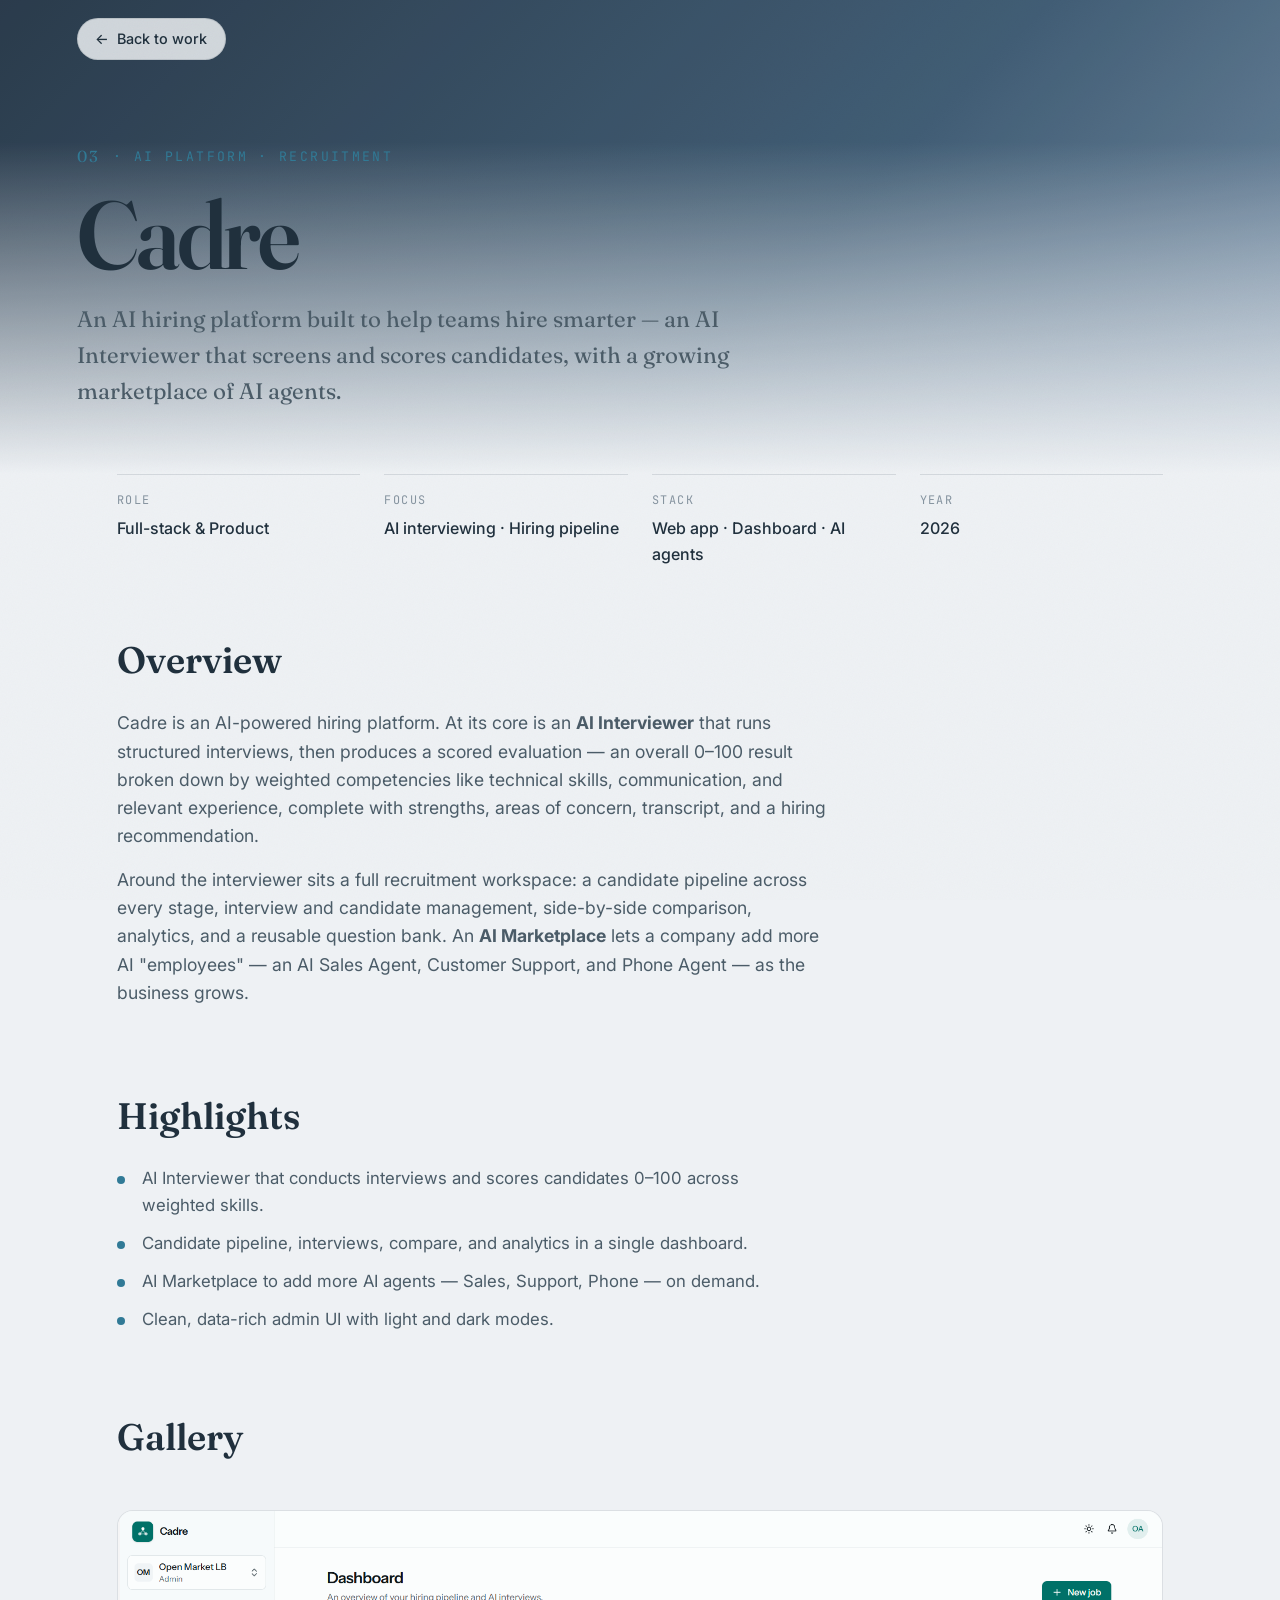
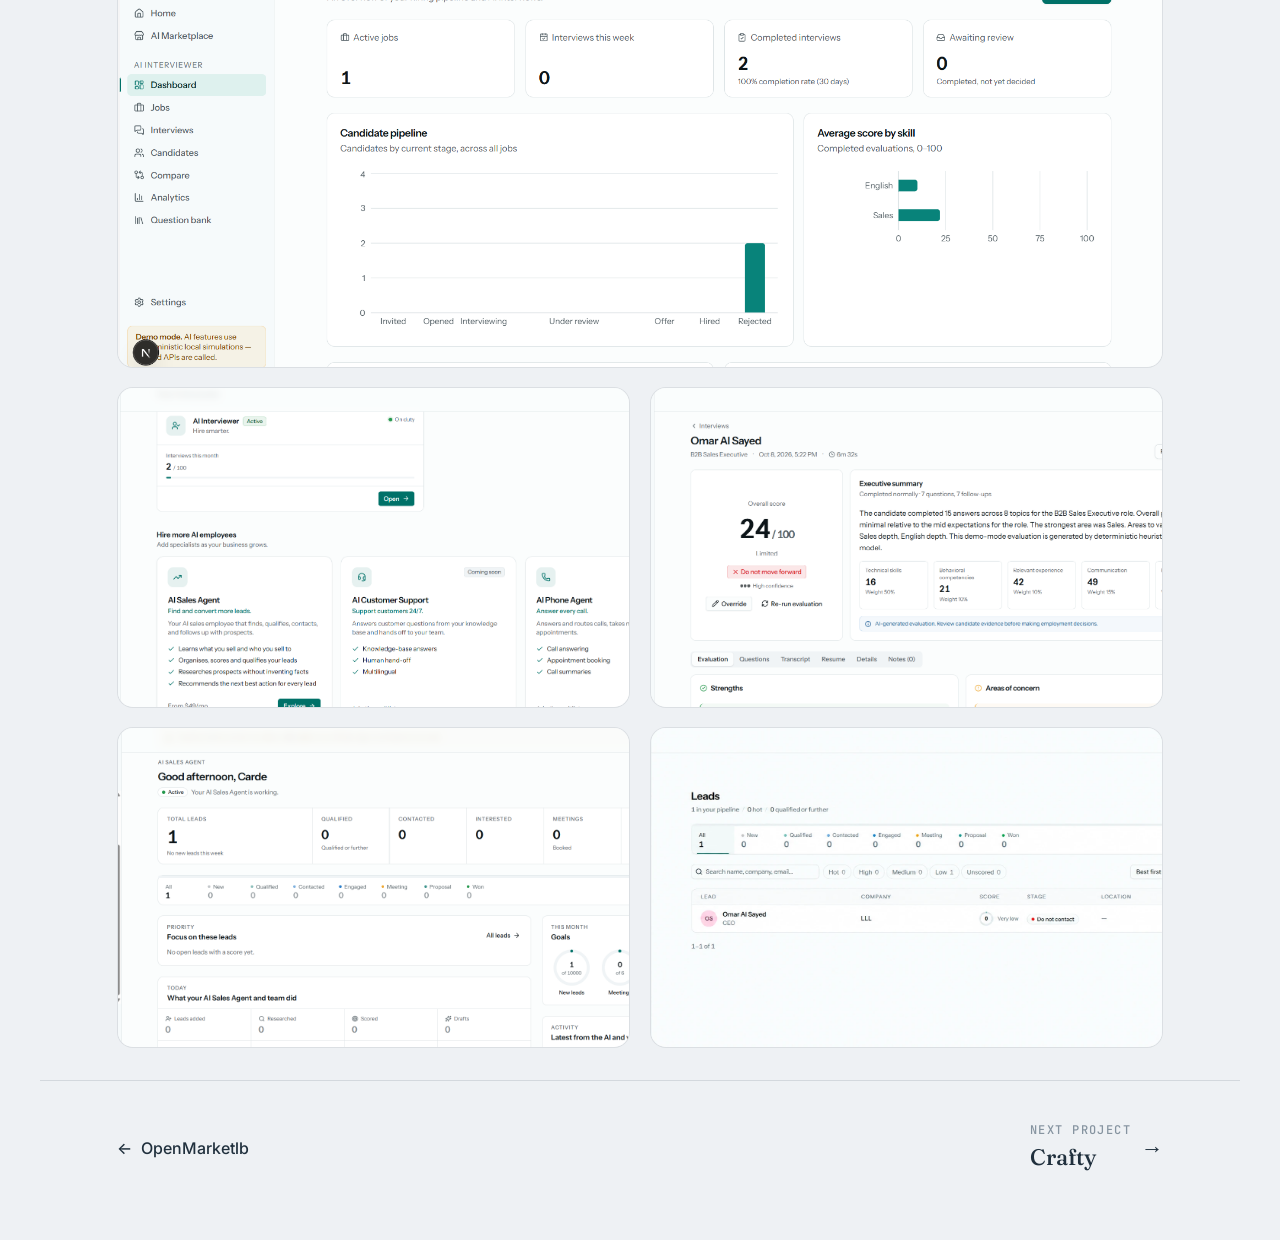
<file: projects/cadre.html>
<!DOCTYPE html>
<html lang="en" data-theme="light">
<head>
<meta charset="UTF-8" />
<meta name="viewport" content="width=device-width, initial-scale=1.0" />
<title>Cadre — Omar Al Sayed</title>
<meta name="description" content="Cadre — an AI hiring platform with an AI Interviewer that screens and scores candidates, plus a marketplace of AI agents." />
<link rel="preconnect" href="https://fonts.googleapis.com" />
<link rel="preconnect" href="https://fonts.gstatic.com" crossorigin />
<link href="https://fonts.googleapis.com/css2?family=Fraunces:opsz,wght@9..144,400;9..144,500;9..144,600;9..144,700&family=Inter:wght@400;500;600&family=JetBrains+Mono:wght@400;500&display=swap" rel="stylesheet" />
<link rel="stylesheet" href="../assets/css/style.css?v=6" />
</head>
<body>
<div class="grain" aria-hidden="true"></div>
<div class="scroll-progress" aria-hidden="true"></div>

<a href="../index.html#work" class="p-back"><span class="arrow">←</span> Back to work</a>

<main>
  <header class="p-hero">
    <div class="p-hero__bg card__media--forest" aria-hidden="true"></div>
    <div class="p-hero__inner">
      <p class="p-kicker reveal" data-reveal><span class="n">03</span> · AI Platform · Recruitment</p>
      <h1 class="p-title reveal" data-reveal data-delay="2">Cadre</h1>
      <p class="p-sub reveal" data-reveal data-delay="3">An AI hiring platform built to help teams hire smarter — an AI Interviewer that screens and scores candidates, with a growing marketplace of AI agents.</p>
    </div>
  </header>

  <dl class="p-meta reveal" data-reveal>
    <div><dt>Role</dt><dd>Full-stack &amp; Product</dd></div>
    <div><dt>Focus</dt><dd>AI interviewing · Hiring pipeline</dd></div>
    <div><dt>Stack</dt><dd>Web app · Dashboard · AI agents</dd></div>
    <div><dt>Year</dt><dd>2026</dd></div>
  </dl>

  <section class="p-section reveal" data-reveal>
    <h2>Overview</h2>
    <p>Cadre is an AI-powered hiring platform. At its core is an <strong>AI Interviewer</strong> that runs structured interviews, then produces a scored evaluation — an overall 0–100 result broken down by weighted competencies like technical skills, communication, and relevant experience, complete with strengths, areas of concern, transcript, and a hiring recommendation.</p>
    <p>Around the interviewer sits a full recruitment workspace: a candidate pipeline across every stage, interview and candidate management, side-by-side comparison, analytics, and a reusable question bank. An <strong>AI Marketplace</strong> lets a company add more AI "employees" — an AI Sales Agent, Customer Support, and Phone Agent — as the business grows.</p>
  </section>

  <section class="p-section reveal" data-reveal>
    <h2>Highlights</h2>
    <ul>
      <li>AI Interviewer that conducts interviews and scores candidates 0–100 across weighted skills.</li>
      <li>Candidate pipeline, interviews, compare, and analytics in a single dashboard.</li>
      <li>AI Marketplace to add more AI agents — Sales, Support, Phone — on demand.</li>
      <li>Clean, data-rich admin UI with light and dark modes.</li>
    </ul>
  </section>

  <section class="p-section" style="padding-bottom:1.5rem;">
    <h2 class="reveal" data-reveal>Gallery</h2>
  </section>
  <div class="gallery gallery--screens">
    <figure class="shot shot--hero reveal" data-reveal>
      <img src="../assets/img/projects/cadre-1.png" alt="Cadre hiring dashboard with pipeline and interview stats" loading="lazy" onerror="this.remove()" />
      <figcaption class="shot__ph"><svg viewBox="0 0 24 24" fill="none" stroke="currentColor" stroke-width="1.5"><rect x="3" y="3" width="18" height="18" rx="3"/><circle cx="8.5" cy="9" r="1.5"/><path d="M21 15l-5-5L5 21"/></svg>Dashboard</figcaption>
    </figure>
    <figure class="shot reveal" data-reveal>
      <img src="../assets/img/projects/cadre-2.png" alt="Cadre home with the AI Interviewer and AI employee marketplace" loading="lazy" onerror="this.remove()" />
      <figcaption class="shot__ph"><svg viewBox="0 0 24 24" fill="none" stroke="currentColor" stroke-width="1.5"><rect x="3" y="3" width="18" height="18" rx="3"/><circle cx="8.5" cy="9" r="1.5"/><path d="M21 15l-5-5L5 21"/></svg>Home</figcaption>
    </figure>
    <figure class="shot reveal" data-reveal data-delay="2">
      <img src="../assets/img/projects/cadre-3.png" alt="Cadre AI interview evaluation with overall score and competency breakdown" loading="lazy" onerror="this.remove()" />
      <figcaption class="shot__ph"><svg viewBox="0 0 24 24" fill="none" stroke="currentColor" stroke-width="1.5"><rect x="3" y="3" width="18" height="18" rx="3"/><circle cx="8.5" cy="9" r="1.5"/><path d="M21 15l-5-5L5 21"/></svg>AI evaluation</figcaption>
    </figure>
    <figure class="shot reveal" data-reveal>
      <img src="../assets/img/projects/cadre-4.png" alt="Cadre AI Sales Agent dashboard with leads and goals" loading="lazy" onerror="this.remove()" />
      <figcaption class="shot__ph"><svg viewBox="0 0 24 24" fill="none" stroke="currentColor" stroke-width="1.5"><rect x="3" y="3" width="18" height="18" rx="3"/><circle cx="8.5" cy="9" r="1.5"/><path d="M21 15l-5-5L5 21"/></svg>AI Sales Agent</figcaption>
    </figure>
    <figure class="shot reveal" data-reveal data-delay="2">
      <img src="../assets/img/projects/cadre-5.webp" alt="Cadre leads list with scoring and pipeline stages" loading="lazy" onerror="this.remove()" />
      <figcaption class="shot__ph"><svg viewBox="0 0 24 24" fill="none" stroke="currentColor" stroke-width="1.5"><rect x="3" y="3" width="18" height="18" rx="3"/><circle cx="8.5" cy="9" r="1.5"/><path d="M21 15l-5-5L5 21"/></svg>Leads</figcaption>
    </figure>
  </div>

  <nav class="p-nav">
    <a href="openmarketlb.html"><span class="arrow">←</span> OpenMarketlb</a>
    <a href="crafty.html" class="next"><span><span class="label">Next project</span>Crafty</span> <span class="arrow">→</span></a>
  </nav>
</main>
<script src="../assets/js/main.js?v=6"></script>
</body>
</html>
</file>
<file: assets/css/style.css>
/* ============================================================
   OMAR AL SAYED — Portfolio
   Theme: "Ink & Amber" — warm paper, deep ink, burnt-amber accent
   ============================================================ */

/* ---------- Tokens ---------- */
:root {
  --paper:      #eef1f4;   /* cool frost paper */
  --paper-2:    #e1e7ed;
  --ink:        #20303d;   /* slate */
  --ink-soft:   #4b5c68;
  --ink-faint:  #8694a0;
  --amber:      #317a96;   /* teal-blue (accent) */
  --amber-deep: #255f76;
  --olive:      #6f8697;   /* steel (secondary) */
  --clay:       #3f6b84;   /* deep slate-blue (tertiary) */
  --line:       rgba(32, 48, 61, 0.13);
  --card-bg:    #f7f9fb;

  --serif: "Fraunces", Georgia, serif;
  --sans:  "Inter", system-ui, sans-serif;
  --mono:  "JetBrains Mono", ui-monospace, monospace;

  --ease: cubic-bezier(0.22, 1, 0.36, 1);
  --maxw: 1200px;
}

:root[data-theme="dark"] {
  --paper:      #0e171f;   /* deep slate-navy */
  --paper-2:    #16222c;
  --ink:        #e9eef2;
  --ink-soft:   #bcc9d2;
  --ink-faint:  #7f8e9a;
  --amber:      #5ea6c2;   /* teal-blue (lighter) */
  --amber-deep: #3b82a0;
  --olive:      #9fb3c0;   /* steel (lighter) */
  --clay:       #6fa0b8;
  --line:       rgba(233, 238, 242, 0.14);
  --card-bg:    #16222c;
}

/* ---------- Reset ---------- */
* { margin: 0; padding: 0; box-sizing: border-box; }
html { scroll-behavior: smooth; -webkit-text-size-adjust: 100%; }
body {
  font-family: var(--sans);
  background: var(--paper);
  color: var(--ink);
  line-height: 1.6;
  overflow-x: hidden;
  transition: background .5s var(--ease), color .5s var(--ease);
}
img { max-width: 100%; display: block; }
a { color: inherit; text-decoration: none; }
::selection { background: var(--amber); color: var(--paper); }

/* ---------- Grain overlay ---------- */
.grain {
  position: fixed; inset: 0; z-index: 9999; pointer-events: none;
  opacity: .035; mix-blend-mode: multiply;
  background-image: url("data:image/svg+xml,%3Csvg xmlns='http://www.w3.org/2000/svg' width='160' height='160'%3E%3Cfilter id='n'%3E%3CfeTurbulence type='fractalNoise' baseFrequency='0.8' numOctaves='3' stitchTiles='stitch'/%3E%3C/filter%3E%3Crect width='100%25' height='100%25' filter='url(%23n)'/%3E%3C/svg%3E");
}
:root[data-theme="dark"] .grain { mix-blend-mode: screen; opacity: .05; }

/* ---------- Scroll progress ---------- */
.scroll-progress {
  position: fixed; top: 0; left: 0; height: 3px; width: 0%;
  background: linear-gradient(90deg, var(--amber), var(--clay));
  z-index: 10000; transition: width .1s linear;
}

/* ---------- Layout helpers ---------- */
section { padding: clamp(5rem, 11vh, 9rem) clamp(1.3rem, 6vw, 6rem); position: relative; }
.section-head { margin-bottom: 3.5rem; }
.section-num {
  font-family: var(--mono); font-size: .8rem; color: var(--amber);
  letter-spacing: .25em; display: block; margin-bottom: .7rem;
}
.section-title {
  font-family: var(--serif); font-weight: 600;
  font-size: clamp(2.2rem, 6vw, 4rem); line-height: 1; letter-spacing: -0.02em;
}
.section-sub { color: var(--ink-soft); margin-top: .9rem; font-size: 1.05rem; max-width: 40ch; }

/* ---------- Nav ---------- */
.nav {
  position: fixed; top: 0; left: 0; right: 0; z-index: 900;
  display: flex; align-items: center; justify-content: space-between;
  padding: 1.1rem clamp(1.3rem, 6vw, 6rem);
  transition: background .4s var(--ease), padding .4s var(--ease), box-shadow .4s var(--ease);
}
.nav.is-stuck {
  background: color-mix(in srgb, var(--paper) 82%, transparent);
  backdrop-filter: blur(10px); padding-top: .7rem; padding-bottom: .7rem;
  box-shadow: 0 1px 0 var(--line);
}
.nav__brand { display: flex; align-items: center; gap: .6rem; font-weight: 600; }
.nav__mark {
  font-family: var(--serif); font-weight: 700; color: var(--paper);
  background: var(--ink); width: 2rem; height: 2rem; border-radius: 50%;
  display: grid; place-items: center; font-size: .85rem;
  transition: transform .5s var(--ease), background .4s var(--ease);
}
.nav__brand:hover .nav__mark { transform: rotate(-12deg) scale(1.08); background: var(--amber); }
.nav__name { font-size: .95rem; letter-spacing: .01em; }
.nav__links { display: flex; gap: 2rem; }
.nav__links a {
  font-size: .9rem; color: var(--ink-soft); position: relative; padding: .2rem 0;
  transition: color .3s var(--ease);
}
.nav__links a::after {
  content: ""; position: absolute; left: 0; bottom: -2px; height: 1.5px; width: 0;
  background: var(--amber); transition: width .35s var(--ease);
}
.nav__links a:hover { color: var(--ink); }
.nav__links a:hover::after { width: 100%; }

.theme-toggle {
  width: 2.6rem; height: 1.5rem; border-radius: 1rem; border: 1.5px solid var(--line);
  background: transparent; cursor: pointer; position: relative; padding: 0;
  transition: border-color .3s var(--ease);
}
.theme-toggle__dot {
  position: absolute; top: 50%; left: 3px; transform: translateY(-50%);
  width: 1rem; height: 1rem; border-radius: 50%; background: var(--amber);
  transition: left .4s var(--ease), background .4s var(--ease);
}
:root[data-theme="dark"] .theme-toggle__dot { left: calc(100% - 1rem - 3px); }

/* ---------- Hero ---------- */
.hero { min-height: 100vh; display: flex; flex-direction: column; justify-content: center; padding-top: 7rem; overflow: hidden; }
.hero__bg { position: absolute; inset: 0; z-index: 0; pointer-events: none; }
.hero__grid {
  position: absolute; inset: 0;
  background-image: linear-gradient(var(--line) 1px, transparent 1px),
                    linear-gradient(90deg, var(--line) 1px, transparent 1px);
  background-size: 64px 64px;
  mask-image: radial-gradient(circle at 70% 30%, #000 0%, transparent 65%);
  -webkit-mask-image: radial-gradient(circle at 70% 30%, #000 0%, transparent 65%);
  opacity: .5;
}
.blob { position: absolute; border-radius: 50%; filter: blur(70px); opacity: .5; }
.blob--1 { width: 34vw; height: 34vw; background: var(--amber); top: -6vw; right: 6vw; animation: drift 18s var(--ease) infinite alternate; }
.blob--2 { width: 26vw; height: 26vw; background: var(--olive); bottom: -8vw; left: -4vw; animation: drift 22s var(--ease) infinite alternate-reverse; opacity: .35; }
@keyframes drift { to { transform: translate(-6%, 8%) scale(1.15); } }

.hero__inner {
  position: relative; z-index: 2; width: 100%; max-width: var(--maxw); margin: 0 auto;
  display: grid; grid-template-columns: 1.3fr .7fr; gap: 3rem; align-items: center;
}
.eyebrow { font-family: var(--mono); font-size: .8rem; letter-spacing: .15em; color: var(--ink-soft); text-transform: uppercase; display: flex; align-items: center; gap: .8rem; margin-bottom: 1.6rem; }
.eyebrow__line { width: 2.5rem; height: 1px; background: var(--amber); display: inline-block; }

.hero__title { font-family: var(--serif); font-weight: 600; font-size: clamp(3.4rem, 13vw, 9rem); line-height: .92; letter-spacing: -0.035em; }
.hero__title .line { display: block; overflow: hidden; }
.hero__title .line span { display: block; transform: translateY(110%); animation: riseUp 1s var(--ease) forwards; }
.hero__title .line:nth-child(2) span { animation-delay: .12s; color: var(--amber); font-style: italic; }
@keyframes riseUp { to { transform: translateY(0); } }

.hero__role { font-size: clamp(1.05rem, 2.3vw, 1.4rem); margin-top: 1.4rem; font-weight: 500; }
.hero__role em { color: var(--ink-soft); font-family: var(--serif); font-style: italic; font-weight: 400; }
.hero__role-sep { color: var(--amber); margin: 0 .5rem; }
.hero__lede { margin-top: 1.4rem; max-width: 46ch; color: var(--ink-soft); font-size: 1.05rem; }

.hero__cta { display: flex; gap: 1rem; margin-top: 2.2rem; flex-wrap: wrap; }
.btn { display: inline-flex; align-items: center; gap: .6rem; padding: .85rem 1.5rem; border-radius: 100px; font-weight: 500; font-size: .95rem; transition: transform .35s var(--ease), background .35s var(--ease), color .35s var(--ease), box-shadow .35s var(--ease); }
.btn svg { transition: transform .35s var(--ease); }
.btn--solid { background: var(--ink); color: var(--paper); }
.btn--solid:hover { background: var(--amber); transform: translateY(-3px); box-shadow: 0 12px 30px -10px var(--amber); }
.btn--solid:hover svg { transform: translateX(4px); }
.btn--ghost { border: 1.5px solid var(--line); }
.btn--ghost:hover { border-color: var(--amber); color: var(--amber); transform: translateY(-3px); }

/* Portrait */
.hero__portrait { position: relative; justify-self: center; }
.portrait__frame {
  position: relative; width: clamp(220px, 26vw, 320px); aspect-ratio: 4 / 5;
  border-radius: 50% 50% 48% 52% / 55% 55% 45% 45%;
  overflow: hidden; transform: rotate(3deg);
  box-shadow: 0 30px 60px -25px rgba(29,26,22,.5);
  transition: transform .5s var(--ease);
  will-change: transform;
}
.portrait__frame img { width: 100%; height: 100%; object-fit: cover; object-position: center top; filter: saturate(1.03) contrast(1.02); }
.portrait__ring {
  position: absolute; inset: -14px; border: 1.5px solid var(--amber);
  border-radius: inherit; animation: spinRing 26s linear infinite; opacity: .55;
}
@keyframes spinRing { to { transform: rotate(360deg); } }
.portrait__tag {
  position: absolute; bottom: -1rem; left: 50%; transform: translateX(-50%);
  background: var(--card-bg); border: 1px solid var(--line);
  padding: .5rem 1rem; border-radius: 100px; font-size: .78rem; font-family: var(--mono);
  white-space: nowrap; display: flex; align-items: center; gap: .5rem;
  box-shadow: 0 10px 25px -15px rgba(0,0,0,.4);
}
.portrait__tag .dot { width: .5rem; height: .5rem; border-radius: 50%; background: var(--olive); box-shadow: 0 0 0 0 var(--olive); animation: pulse 2.2s infinite; }
@keyframes pulse { 0% { box-shadow: 0 0 0 0 color-mix(in srgb, var(--olive) 60%, transparent); } 70% { box-shadow: 0 0 0 8px transparent; } 100% { box-shadow: 0 0 0 0 transparent; } }

/* Marquee */
.hero__marquee { position: relative; z-index: 2; margin-top: clamp(3rem, 7vh, 5rem); border-top: 1px solid var(--line); border-bottom: 1px solid var(--line); padding: .9rem 0; overflow: hidden; -webkit-mask-image: linear-gradient(90deg, transparent, #000 8%, #000 92%, transparent); mask-image: linear-gradient(90deg, transparent, #000 8%, #000 92%, transparent); }
.marquee__track { display: inline-flex; gap: 1.6rem; white-space: nowrap; font-family: var(--mono); font-size: 1rem; color: var(--ink-soft); animation: scrollX 32s linear infinite; }
.marquee__track span:nth-child(2n) { color: var(--amber); }
@keyframes scrollX { to { transform: translateX(-50%); } }
.hero__marquee:hover .marquee__track { animation-play-state: paused; }

/* ---------- About ---------- */
.about__grid { display: grid; grid-template-columns: 1.1fr 1fr; gap: clamp(2rem, 6vw, 5rem); align-items: start; }
.about__lead p { font-size: clamp(1.15rem, 2.4vw, 1.5rem); font-family: var(--serif); font-weight: 400; line-height: 1.5; margin-bottom: 1.2rem; }
.about__lead strong { color: var(--amber); font-weight: 600; }
.about__lead em { font-style: italic; color: var(--ink-soft); }
.about__skills { display: grid; grid-template-columns: 1fr 1fr; gap: 1.8rem 2rem; padding-top: .5rem; }
.skill-col h3 { font-family: var(--mono); font-size: .78rem; text-transform: uppercase; letter-spacing: .12em; color: var(--amber); margin-bottom: .5rem; }
.skill-col p { color: var(--ink-soft); font-size: .98rem; line-height: 1.7; }

.stats { list-style: none; display: grid; grid-template-columns: repeat(4, 1fr); gap: 1.5rem; margin-top: 4.5rem; padding-top: 2.5rem; border-top: 1px solid var(--line); }
.stat__num { font-family: var(--serif); font-size: clamp(2.4rem, 6vw, 3.6rem); font-weight: 600; line-height: 1; color: var(--ink); display: block; }
.stat__num::after { content: "+"; color: var(--amber); }
.stats li:nth-child(3) .stat__num::after, .stats li:nth-child(4) .stat__num::after { content: ""; }
.stat__label { color: var(--ink-faint); font-size: .85rem; margin-top: .5rem; display: block; }

/* ---------- Work / Cards ---------- */
.cards { display: grid; grid-template-columns: repeat(3, 1fr); gap: 1.4rem; max-width: var(--maxw); margin-inline: auto; }
.card {
  position: relative; background: var(--card-bg); border: 1px solid var(--line);
  border-radius: 22px; overflow: hidden; transform-style: preserve-3d;
  transition: transform .5s var(--ease), box-shadow .5s var(--ease), border-color .5s var(--ease);
  will-change: transform;
}
.card:hover { box-shadow: 0 40px 70px -35px rgba(29,26,22,.5); border-color: transparent; }
.card__media { position: relative; aspect-ratio: 16 / 9; overflow: hidden; display: grid; place-items: center; }
.card__media--ocean  { background: linear-gradient(135deg, #1e5367, #3b82a0 60%, #7cb6c9); } /* teal */
.card__media--sun    { background: linear-gradient(135deg, #2a4a6a, #4f7aa0 60%, #9ab6cf); } /* steel-blue */
.card__media--forest { background: linear-gradient(135deg, #16283a, #2f4e68 60%, #6a85a0); } /* navy-slate */
.card__media--clay   { background: linear-gradient(135deg, #244a4a, #3f7a78 60%, #86b3af); } /* slate-cyan */
.card__media::before {
  content: ""; position: absolute; inset: 0;
  background-image: radial-gradient(circle at 1px 1px, rgba(255,255,255,.22) 1px, transparent 0);
  background-size: 22px 22px; opacity: .5;
}
.card__img { position: absolute; inset: 0; width: 100%; height: 100%; object-fit: cover; object-position: top; z-index: 2; }
.card__glyph { position: relative; z-index: 1; font-family: var(--serif); font-size: clamp(3rem, 7vw, 4.6rem); font-weight: 700; color: rgba(255,255,255,.9); transition: transform .6s var(--ease); }
.card:hover .card__glyph { transform: scale(1.12) rotate(-4deg); }
.card__body { padding: 1.3rem 1.4rem 1.5rem; transform: translateZ(30px); }
.card__title { font-family: var(--serif); font-size: 1.28rem; font-weight: 600; letter-spacing: -0.01em; margin-bottom: .5rem; }
.card__desc { color: var(--ink-soft); font-size: .9rem; margin-bottom: .85rem; }
.card__tags { font-family: var(--mono); font-size: .72rem; color: var(--ink-faint); letter-spacing: .03em; display: block; margin-bottom: .95rem; }
.card__go { display: inline-flex; align-items: center; gap: .5rem; font-weight: 500; font-size: .92rem; color: var(--amber); }
.card__go .arrow { transition: transform .35s var(--ease); display: inline-block; }
.card:hover .card__go .arrow { transform: translateX(6px); }

/* ---------- Timeline ---------- */
.timeline { list-style: none; max-width: 820px; position: relative; margin-left: .5rem; }
.timeline::before { content: ""; position: absolute; left: 7.5rem; top: .4rem; bottom: .4rem; width: 1.5px; background: var(--line); }
.tl { display: grid; grid-template-columns: 7.5rem 1fr; gap: 2rem; padding: 1.3rem 0; position: relative; }
.tl__when { font-family: var(--mono); font-size: .82rem; color: var(--ink-faint); padding-top: .25rem; text-align: right; }
.tl__body { position: relative; padding-left: 1.7rem; }
.tl__body::before { content: ""; position: absolute; left: -0.45rem; top: .5rem; width: .8rem; height: .8rem; border-radius: 50%; background: var(--paper); border: 2px solid var(--amber); transition: background .3s var(--ease), transform .3s var(--ease); }
.tl:hover .tl__body::before { background: var(--amber); transform: scale(1.25); }
.tl__body h3 { font-family: var(--serif); font-size: 1.25rem; font-weight: 600; }
.tl__where { color: var(--amber); font-size: .9rem; margin: .2rem 0 .5rem; }
.tl__note { color: var(--ink-soft); font-size: .96rem; }

/* ---------- Contact ---------- */
.contact { background: var(--paper-2); }
.contact__inner { max-width: var(--maxw); margin-inline: auto; }
.contact__title { font-family: var(--serif); font-weight: 600; font-size: clamp(2.6rem, 9vw, 6rem); line-height: .98; letter-spacing: -0.03em; margin: .5rem 0 1.5rem; }
.contact__lede { color: var(--ink-soft); max-width: 44ch; font-size: 1.1rem; margin-bottom: 3rem; }
.contact__links { display: grid; grid-template-columns: repeat(auto-fit, minmax(220px, 1fr)); gap: 1.2rem; border-top: 1px solid var(--line); }
.contact__link { padding: 1.6rem 0; border-bottom: 1px solid var(--line); display: flex; flex-direction: column; gap: .4rem; transition: padding-left .4s var(--ease), color .3s var(--ease); position: relative; }
a.contact__link:hover { padding-left: 1rem; color: var(--amber); }
.contact__k { font-family: var(--mono); font-size: .76rem; text-transform: uppercase; letter-spacing: .14em; color: var(--ink-faint); }
.contact__v { font-size: 1.15rem; font-weight: 500; }

/* ---------- Footer ---------- */
.footer { display: flex; flex-wrap: wrap; gap: 1rem; justify-content: space-between; padding: 2.2rem clamp(1.3rem, 6vw, 6rem); border-top: 1px solid var(--line); font-size: .85rem; color: var(--ink-faint); font-family: var(--mono); }

/* ---------- Reveal animations ---------- */
[data-reveal] { opacity: 0; transform: translateY(26px); transition: opacity .9s var(--ease), transform .9s var(--ease); }
[data-reveal].in { opacity: 1; transform: none; }
[data-reveal][data-delay="2"] { transition-delay: .1s; }
[data-reveal][data-delay="3"] { transition-delay: .2s; }
[data-reveal][data-delay="4"] { transition-delay: .3s; }

/* ---------- Responsive ---------- */
@media (max-width: 900px) {
  .hero__inner { grid-template-columns: 1fr; gap: 2.5rem; }
  .hero__portrait { order: -1; justify-self: start; }
  .portrait__frame { width: clamp(180px, 46vw, 240px); }
  .about__grid { grid-template-columns: 1fr; gap: 2.5rem; }
  .cards { grid-template-columns: repeat(2, 1fr); }
  .stats { grid-template-columns: repeat(2, 1fr); gap: 2rem 1rem; }
  .nav__links { display: none; }
}
@media (max-width: 560px) {
  .cards { grid-template-columns: 1fr; }
  .about__skills { grid-template-columns: 1fr; }
  .timeline::before { left: 0; }
  .tl { grid-template-columns: 1fr; gap: .4rem; }
  .tl__when { text-align: left; }
  .tl__body { padding-left: 1.3rem; }
  .timeline::before { left: .4rem; }
  .footer { flex-direction: column; gap: .4rem; }
}

/* ============================================================
   PROJECT DETAIL PAGES
   ============================================================ */
.p-back {
  position: fixed; top: 1.1rem; left: clamp(1.3rem, 6vw, 6rem); z-index: 950;
  display: inline-flex; align-items: center; gap: .5rem; font-size: .9rem; font-weight: 500;
  background: color-mix(in srgb, var(--paper) 85%, transparent); backdrop-filter: blur(10px);
  padding: .55rem 1.1rem; border-radius: 100px; border: 1px solid var(--line);
  transition: transform .35s var(--ease), color .3s var(--ease);
}
.p-back:hover { color: var(--amber); transform: translateX(-4px); }
.p-back .arrow { transition: transform .35s var(--ease); }
.p-back:hover .arrow { transform: translateX(-4px); }

.p-hero { padding: 9rem clamp(1.3rem, 6vw, 6rem) 4rem; position: relative; overflow: hidden; }
.p-hero__bg { position: absolute; inset: 0; z-index: 0; opacity: .9; }
.p-hero__bg::after { content: ""; position: absolute; inset: 0; background: linear-gradient(to bottom, transparent 30%, var(--paper) 100%); }
.p-hero__inner { position: relative; z-index: 2; max-width: var(--maxw); margin-inline: auto; }
.p-kicker { font-family: var(--mono); font-size: .82rem; letter-spacing: .18em; text-transform: uppercase; color: var(--amber); display: flex; align-items: center; gap: .8rem; margin-bottom: 1.2rem; }
.p-kicker .n { font-family: var(--serif); font-size: 1rem; }
.p-title { font-family: var(--serif); font-weight: 600; font-size: clamp(2.6rem, 9vw, 6rem); line-height: .95; letter-spacing: -0.03em; max-width: 16ch; }
.p-sub { color: var(--ink-soft); font-size: clamp(1.1rem, 2.4vw, 1.4rem); max-width: 52ch; margin-top: 1.4rem; font-family: var(--serif); }

.p-meta { display: grid; grid-template-columns: repeat(auto-fit, minmax(150px, 1fr)); gap: 1.5rem; max-width: var(--maxw); margin: 0 auto; padding: 0 clamp(1.3rem, 6vw, 6rem) 3rem; }
.p-meta > div { border-top: 1px solid var(--line); padding-top: 1rem; }
.p-meta dt { font-family: var(--mono); font-size: .74rem; text-transform: uppercase; letter-spacing: .12em; color: var(--ink-faint); margin-bottom: .4rem; }
.p-meta dd { font-size: 1rem; font-weight: 500; }

.p-section { max-width: var(--maxw); margin-inline: auto; padding: 1rem clamp(1.3rem, 6vw, 6rem) 3rem; }
.p-section h2 { font-family: var(--serif); font-size: clamp(1.6rem, 4vw, 2.3rem); font-weight: 600; margin-bottom: 1.2rem; }
.p-section p { color: var(--ink-soft); font-size: 1.1rem; max-width: 65ch; margin-bottom: 1rem; }
.p-section ul { list-style: none; max-width: 65ch; }
.p-section li { position: relative; padding-left: 1.6rem; color: var(--ink-soft); margin-bottom: .7rem; font-size: 1.05rem; }
.p-section li::before { content: ""; position: absolute; left: 0; top: .65em; width: .5rem; height: .5rem; border-radius: 50%; background: var(--amber); }

/* Gallery */
.gallery { max-width: var(--maxw); margin: 0 auto 2rem; padding: 0 clamp(1.3rem, 6vw, 6rem); display: grid; grid-template-columns: repeat(6, 1fr); gap: 1.2rem; }
.shot { position: relative; border-radius: 16px; overflow: hidden; border: 1px solid var(--line); background: var(--card-bg); aspect-ratio: 4 / 3; display: grid; place-items: center; transition: transform .5s var(--ease), box-shadow .5s var(--ease); }
.shot:hover { transform: translateY(-5px); box-shadow: 0 30px 55px -30px rgba(29,26,22,.5); }
.shot img { position: absolute; inset: 0; width: 100%; height: 100%; object-fit: cover; z-index: 2; }
.shot__ph { position: relative; z-index: 1; text-align: center; color: var(--ink-faint); font-family: var(--mono); font-size: .8rem; padding: 1rem; }
.shot__ph svg { width: 2.4rem; height: 2.4rem; opacity: .5; margin-bottom: .6rem; }
.shot--wide { grid-column: span 4; aspect-ratio: 16 / 9; }
.shot--tall { grid-column: span 2; aspect-ratio: 3 / 4; }
.shot--half { grid-column: span 3; }
.shot--third { grid-column: span 2; }
.shot--full { grid-column: span 6; aspect-ratio: 21 / 9; }

/* Screenshot gallery (landscape app shots) */
.gallery--screens { grid-template-columns: repeat(2, 1fr); }
.gallery--screens .shot { aspect-ratio: 16 / 10; }
.gallery--screens .shot--hero { grid-column: 1 / -1; aspect-ratio: 16 / 7; }
.gallery--screens .shot img { object-fit: cover; object-position: top; }

.p-nav { max-width: var(--maxw); margin: 2rem auto 0; padding: 2.5rem clamp(1.3rem, 6vw, 6rem) 4rem; border-top: 1px solid var(--line); display: flex; justify-content: space-between; align-items: center; gap: 1rem; flex-wrap: wrap; }
.p-nav a { display: inline-flex; align-items: center; gap: .6rem; font-weight: 500; }
.p-nav .next { font-family: var(--serif); font-size: 1.4rem; color: var(--ink); transition: color .3s var(--ease); }
.p-nav .next:hover { color: var(--amber); }
.p-nav .next .label { font-family: var(--mono); font-size: .75rem; color: var(--ink-faint); text-transform: uppercase; letter-spacing: .12em; display: block; }

@media (max-width: 760px) {
  .gallery { grid-template-columns: repeat(2, 1fr); }
  .shot--wide, .shot--full { grid-column: span 2; aspect-ratio: 16 / 10; }
  .shot--tall, .shot--half, .shot--third { grid-column: span 1; aspect-ratio: 4 / 3; }
  .gallery--screens { grid-template-columns: 1fr; }
  .gallery--screens .shot, .gallery--screens .shot--hero { grid-column: 1 / -1; aspect-ratio: 16 / 10; }
}

/* ---------- Reduced motion ---------- */
@media (prefers-reduced-motion: reduce) {
  *, *::before, *::after { animation-duration: .001ms !important; animation-iteration-count: 1 !important; transition-duration: .001ms !important; scroll-behavior: auto !important; }
  .hero__title .line span { transform: none; }
  [data-reveal] { opacity: 1; transform: none; }
}
</file>
